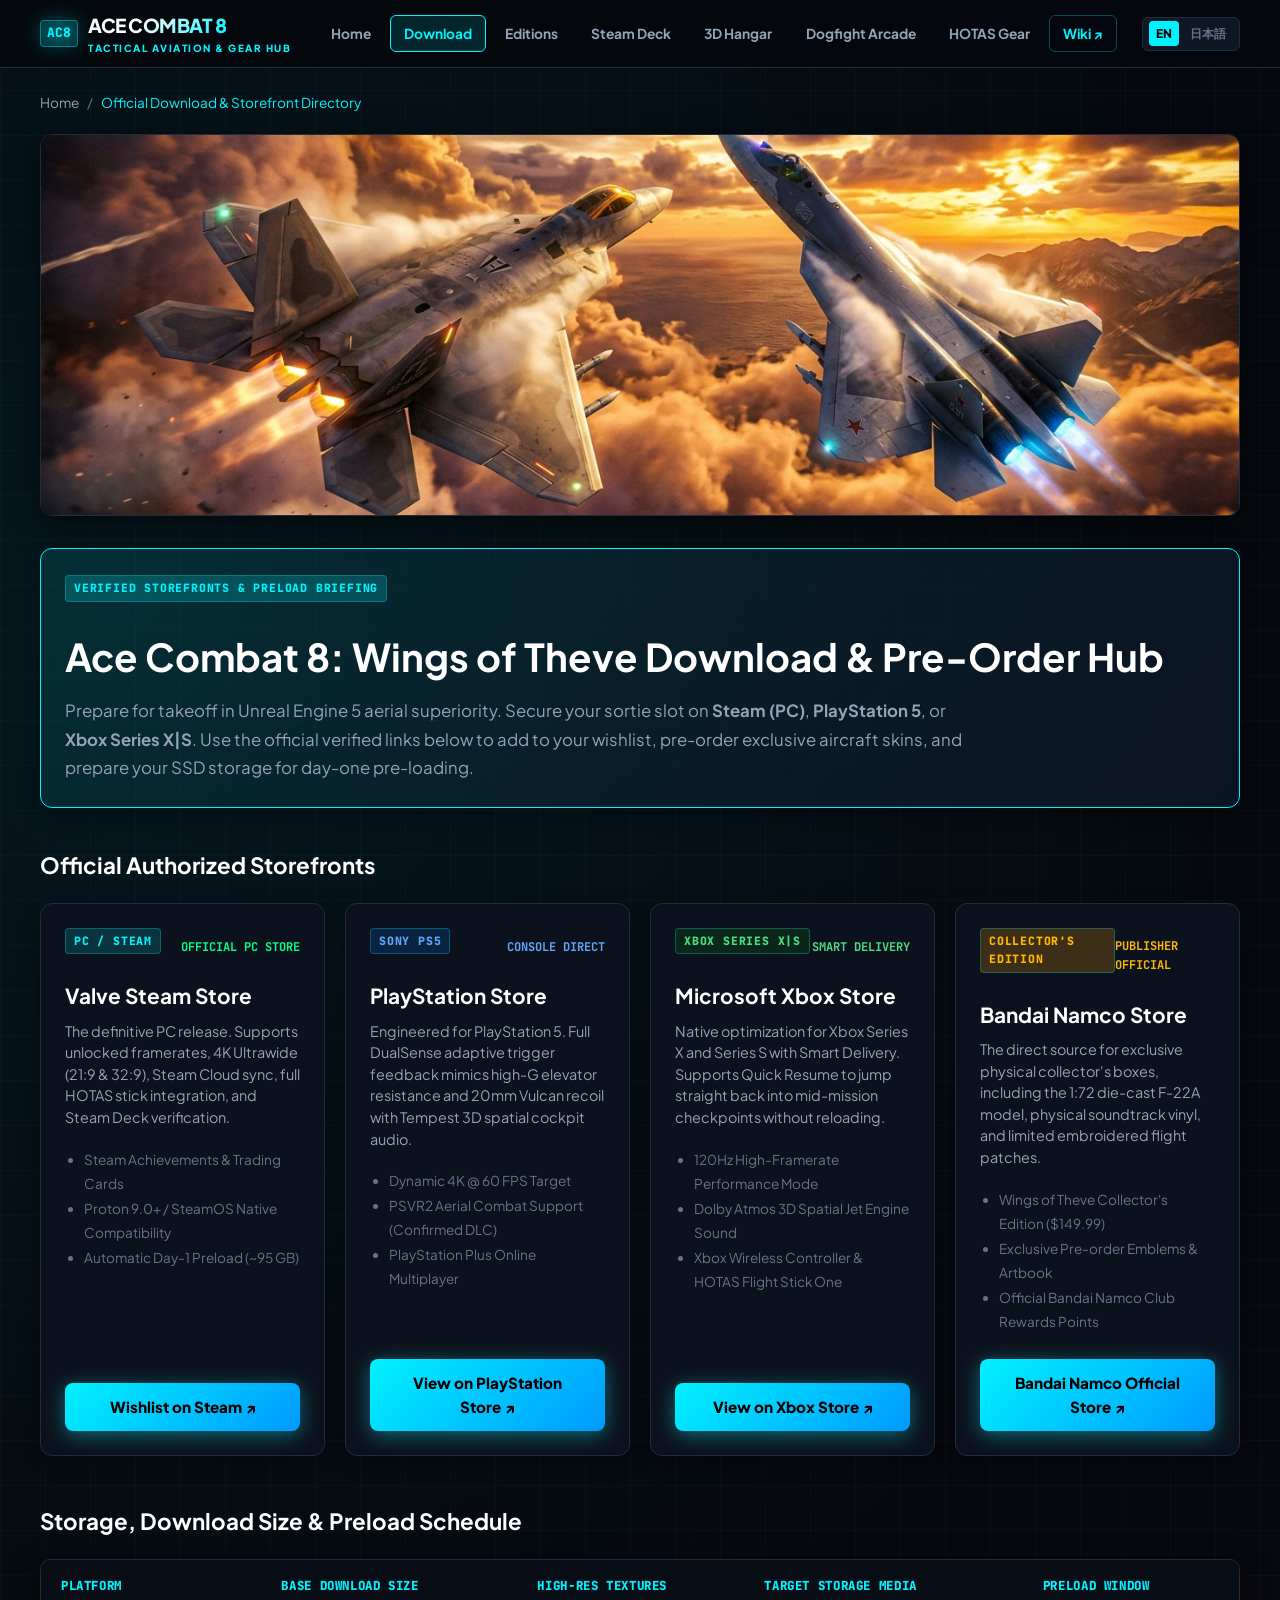
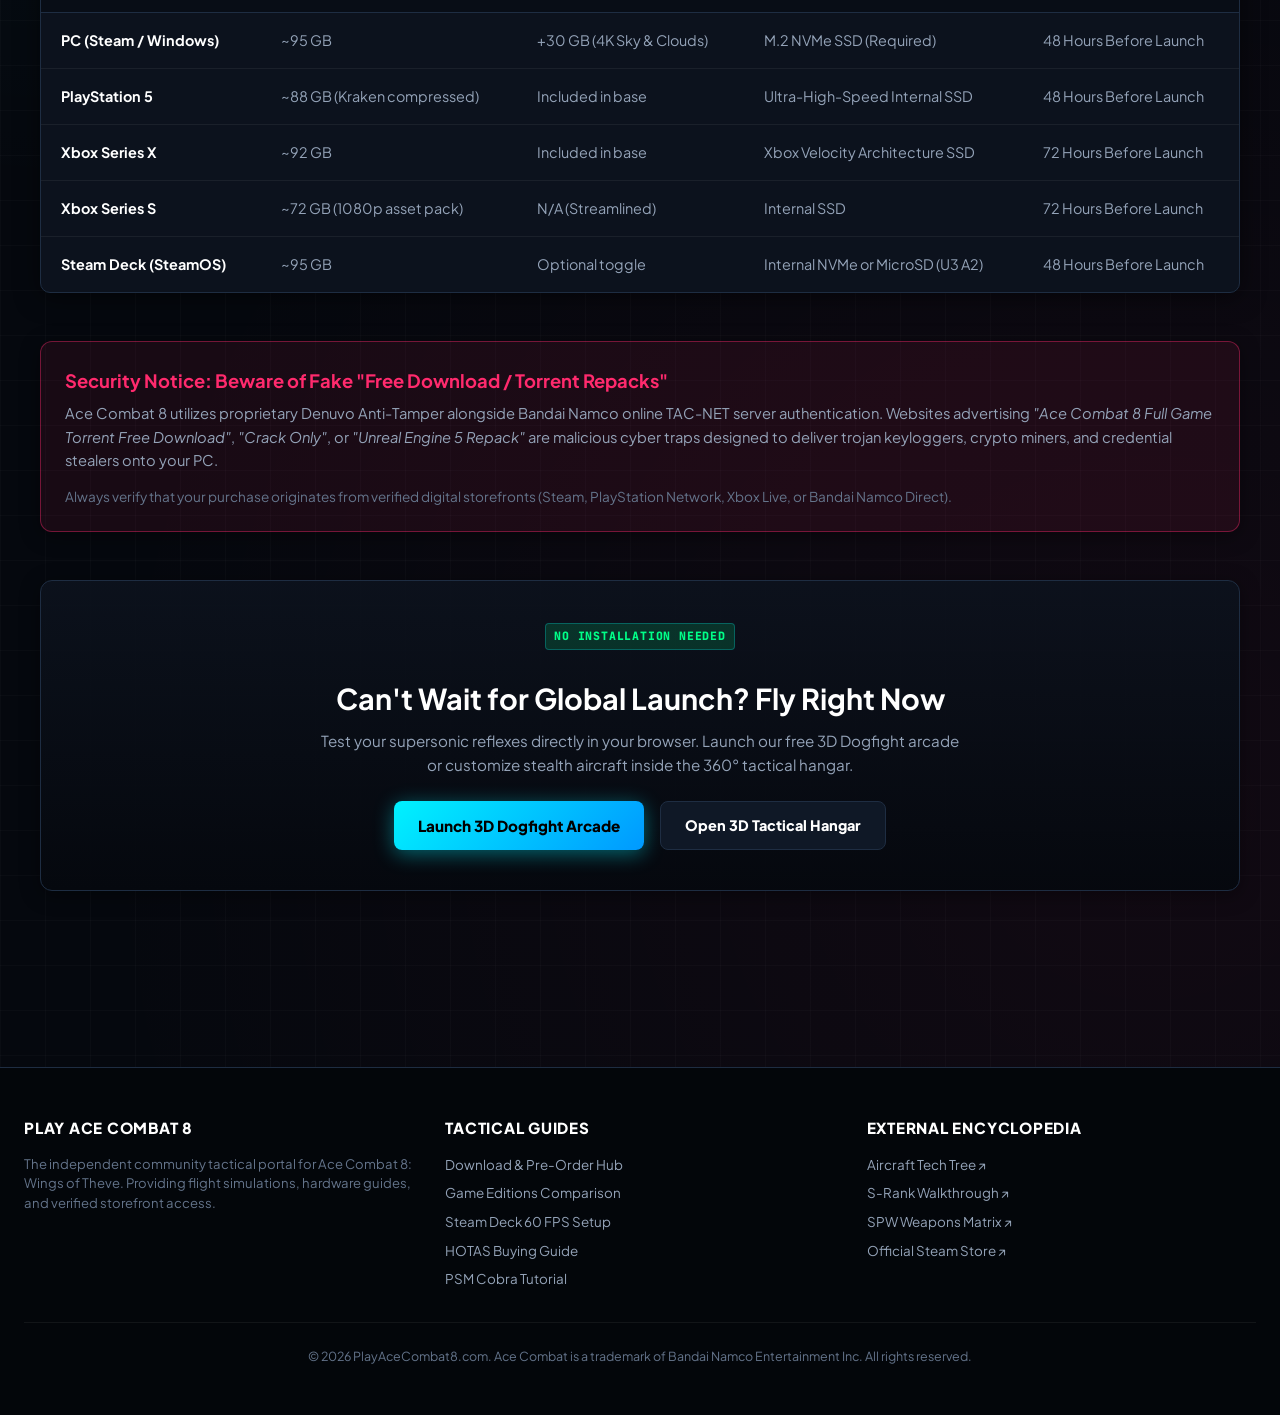
<file: download/index.html>
<!DOCTYPE html>
<html lang="en">
<head>
  <meta charset="UTF-8">
  <meta name="viewport" content="width=device-width, initial-scale=1.0">
  <title>Ace Combat 8 Download & Pre-Order Hub - Steam, PS5, Xbox Series X|S</title>
  <meta name="description" content="Official Ace Combat 8: Wings of Theve download and pre-order directory. Direct links to Steam Wishlist, PlayStation Store, Xbox Series X|S, Bandai Namco Store, and PC storage requirements.">
  <meta name="keywords" content="ace combat 8 download, ace combat 8 steam, ace combat 8 pc download, ace combat 8 pre order, ace combat 8 ps5, ace combat 8 xbox, bandai namco">

  <link rel="canonical" href="https://playacecombat8.com/download/">
  <link rel="alternate" hreflang="en" href="https://playacecombat8.com/download/">
  <link rel="alternate" hreflang="ja" href="https://playacecombat8.com/ja/">

  <!-- Open Graph -->
  <meta property="og:title" content="Ace Combat 8 Download & Pre-Order Hub - Steam, PS5, Xbox">
  <meta property="og:description" content="Verified links to official Ace Combat 8 storefronts on Steam, PlayStation Store, Xbox, and Bandai Namco. Download size, preload dates, and anti-scam advisories.">
  <meta property="og:type" content="article">
  <meta property="og:url" content="https://playacecombat8.com/download/">
  <meta property="og:image" content="https://playacecombat8.com/images/hero.jpg">

  <link rel="icon" href="data:image/svg+xml,<svg xmlns=%22http://www.w3.org/2000/svg%22 viewBox=%220 0 100 100%22><text y=%22.9em%22 font-size=%2290%22></text></svg>">

  <!-- Google Fonts -->
  <link rel="preconnect" href="https://fonts.googleapis.com">
  <link rel="preconnect" href="https://fonts.gstatic.com" crossorigin>
  <link href="https://fonts.googleapis.com/css2?family=JetBrains+Mono:wght@500;700;800&family=Plus+Jakarta+Sans:wght@400;600;700;800;900&display=swap" rel="stylesheet">

  <link rel="stylesheet" href="/style.css">

  <script type="application/ld+json">
  {
    "@context": "https://schema.org",
    "@graph": [
      {
        "@type": "BreadcrumbList",
        "itemListElement": [
          {
            "@type": "ListItem",
            "position": 1,
            "name": "Home",
            "item": "https://playacecombat8.com/"
          },
          {
            "@type": "ListItem",
            "position": 2,
            "name": "Download & Pre-Order",
            "item": "https://playacecombat8.com/download/"
          }
        ]
      },
      {
        "@type": "SoftwareApplication",
        "name": "Ace Combat 8: Wings of Theve",
        "operatingSystem": "Windows 11/10 64-bit, PlayStation 5, Xbox Series X|S",
        "applicationCategory": "GameApplication",
        "offers": {
          "@type": "Offer",
          "price": "69.99",
          "priceCurrency": "USD",
          "availability": "https://schema.org/PreOrder"
        },
        "publisher": {
          "@type": "Organization",
          "name": "Bandai Namco Entertainment"
        }
      },
      {
        "@type": "FAQPage",
        "mainEntity": [
          {
            "@type": "Question",
            "name": "Where can I safely download Ace Combat 8: Wings of Theve?",
            "acceptedAnswer": {
              "@type": "Answer",
              "text": "Ace Combat 8 is available exclusively through authorized official digital stores: Steam for PC, the PlayStation Store for PlayStation 5, the Xbox Store for Xbox Series X|S, and directly from Bandai Namco Entertainment. Never download from third-party torrent or repack sites."
            }
          },
          {
            "@type": "Question",
            "name": "What is the expected download file size for Ace Combat 8 on PC?",
            "acceptedAnswer": {
              "@type": "Answer",
              "text": "Ace Combat 8 requires approximately 95 GB of available storage on an NVMe SSD for the base game. An optional 4K ultra-high-resolution photogrammetric texture pack adds approximately 30 GB."
            }
          },
          {
            "@type": "Question",
            "name": "Will there be a pre-load period before global release?",
            "acceptedAnswer": {
              "@type": "Answer",
              "text": "Yes. Digital pre-orders on Steam, PlayStation 5, and Xbox Series X|S will have pre-loading enabled 48 hours prior to the official unlock time so players can launch instantly at launch."
            }
          }
        ]
      }
    ]
  }
  </script>
  <script defer src="/_site-analytics.js"></script>
</head>
<body>

  <!-- Header Bar -->
  <header class="site-header">
    <div class="header-content">
      <a href="/" class="brand-logo">
        <span class="brand-icon" style="font-family: var(--font-mono); font-weight: 900; font-size: 13px; background: rgba(0,242,254,0.12); border: 1px solid rgba(0,242,254,0.4); border-radius: 4px; padding: 2px 6px; color: var(--hud-cyan);">AC8</span>
        <div>
          <span class="brand-title">ACE COMBAT 8</span>
          <span class="brand-sub">TACTICAL AVIATION & GEAR HUB</span>
        </div>
      </a>

      <nav class="top-nav" id="siteNav">
        <a href="/" class="nav-link">Home</a>
        <a href="/download/" class="nav-link active">Download</a>
        <a href="/editions/" class="nav-link">Editions</a>
        <a href="/steam-deck/" class="nav-link">Steam Deck</a>
        <a href="/hangar/" class="nav-link">3D Hangar</a>
        <a href="/play-online/" class="nav-link">Dogfight Arcade</a>
        <a href="/hardware/" class="nav-link">HOTAS Gear</a>
        <a href="https://acecombat8.org/" target="_blank" rel="noopener" class="nav-link" style="color: var(--hud-cyan); border-color: rgba(0,242,254,0.3);">Wiki ↗</a>
      </nav>

      <div class="header-right">
        <div class="lang-switch">
          <a href="/download/" class="lang-btn active">EN</a>
          <a href="/ja/" class="lang-btn">日本語</a>
        </div>
        <button class="mobile-menu-toggle" id="menuToggle" aria-label="Toggle Menu">☰</button>
      </div>
    </div>
  </header>

  <!-- Main Content -->
  <main class="main-content">
    <div class="breadcrumbs">
      <a href="/">Home</a> <span>/</span> <span style="color: var(--hud-cyan);">Official Download & Storefront Directory</span>
    </div>

    <!-- Hero Visual Banner -->
    <div class="inner-hero-banner">
      <img src="/images/dogfight.jpg" alt="Ace Combat 8 Aerial Combat Pre-Order Briefing" width="1240" height="600">
    </div>

    <!-- Hero Card -->
    <div class="gear-card" style="background: linear-gradient(135deg, rgba(0, 242, 254, 0.1), rgba(12, 20, 36, 0.95)); border-color: var(--hud-cyan); margin-bottom: 2.5rem;">
      <span class="spec-tag" style="background: rgba(0, 242, 254, 0.2); color: var(--hud-cyan); font-weight: 800;">VERIFIED STOREFRONTS & PRELOAD BRIEFING</span>
      <h1 style="font-size: clamp(1.6rem, 3.5vw, 2.4rem); margin: 0.8rem 0 0.6rem; color: #fff;">
        Ace Combat 8: Wings of Theve Download & Pre-Order Hub
      </h1>
      <p style="color: var(--text-muted); font-size: 1.05rem; line-height: 1.7; max-width: 900px;">
        Prepare for takeoff in Unreal Engine 5 aerial superiority. Secure your sortie slot on <strong>Steam (PC)</strong>, <strong>PlayStation 5</strong>, or <strong>Xbox Series X|S</strong>. Use the official verified links below to add to your wishlist, pre-order exclusive aircraft skins, and prepare your SSD storage for day-one pre-loading.
      </p>
    </div>

    <!-- Official Storefronts Grid -->
    <section style="margin-bottom: 3rem;">
      <h2 style="font-size: 1.4rem; color: #fff; margin-bottom: 1.2rem; display: flex; align-items: center; gap: 0.5rem;">
        Official Authorized Storefronts
      </h2>

      <div class="specs-grid" style="grid-template-columns: repeat(auto-fit, minmax(280px, 1fr));">
        
        <!-- Steam -->
        <div class="gear-card" style="display: flex; flex-direction: column; justify-content: space-between;">
          <div>
            <div style="display: flex; justify-content: space-between; align-items: center; margin-bottom: 0.8rem;">
              <span class="spec-tag" style="background: rgba(0,242,254,0.15); color: #00f2fe;">PC / STEAM</span>
              <span style="font-size: 0.75rem; color: var(--hud-green); font-weight: 700; font-family: var(--font-mono);">OFFICIAL PC STORE</span>
            </div>
            <h3 style="color: #fff; font-size: 1.3rem; margin-bottom: 0.5rem;">Valve Steam Store</h3>
            <p style="color: var(--text-muted); font-size: 0.9rem; line-height: 1.5; margin-bottom: 1.2rem;">
              The definitive PC release. Supports unlocked framerates, 4K Ultrawide (21:9 & 32:9), Steam Cloud sync, full HOTAS stick integration, and Steam Deck verification.
            </p>
            <ul style="color: var(--text-dim); font-size: 0.85rem; line-height: 1.8; margin-bottom: 1.5rem; padding-left: 1.2rem;">
              <li>Steam Achievements & Trading Cards</li>
              <li>Proton 9.0+ / SteamOS Native Compatibility</li>
              <li>Automatic Day-1 Preload (~95 GB)</li>
            </ul>
          </div>
          <div>
            <a href="https://store.steampowered.com/search/?term=Ace+Combat" target="_blank" rel="noopener noreferrer" class="btn-primary" style="display: block; text-align: center; text-decoration: none; width: 100%; box-sizing: border-box;">
              Wishlist on Steam ↗
            </a>
          </div>
        </div>

        <!-- PlayStation Store -->
        <div class="gear-card" style="display: flex; flex-direction: column; justify-content: space-between;">
          <div>
            <div style="display: flex; justify-content: space-between; align-items: center; margin-bottom: 0.8rem;">
              <span class="spec-tag" style="background: rgba(0,112,209,0.2); color: #60a5fa;">SONY PS5</span>
              <span style="font-size: 0.75rem; color: #60a5fa; font-weight: 700; font-family: var(--font-mono);">CONSOLE DIRECT</span>
            </div>
            <h3 style="color: #fff; font-size: 1.3rem; margin-bottom: 0.5rem;">PlayStation Store</h3>
            <p style="color: var(--text-muted); font-size: 0.9rem; line-height: 1.5; margin-bottom: 1.2rem;">
              Engineered for PlayStation 5. Full DualSense adaptive trigger feedback mimics high-G elevator resistance and 20mm Vulcan recoil with Tempest 3D spatial cockpit audio.
            </p>
            <ul style="color: var(--text-dim); font-size: 0.85rem; line-height: 1.8; margin-bottom: 1.5rem; padding-left: 1.2rem;">
              <li>Dynamic 4K @ 60 FPS Target</li>
              <li>PSVR2 Aerial Combat Support (Confirmed DLC)</li>
              <li>PlayStation Plus Online Multiplayer</li>
            </ul>
          </div>
          <div>
            <a href="https://store.playstation.com/search/ace%20combat" target="_blank" rel="noopener noreferrer" class="btn-primary" style="display: block; text-align: center; text-decoration: none; width: 100%; box-sizing: border-box;">
              View on PlayStation Store ↗
            </a>
          </div>
        </div>

        <!-- Xbox Store -->
        <div class="gear-card" style="display: flex; flex-direction: column; justify-content: space-between;">
          <div>
            <div style="display: flex; justify-content: space-between; align-items: center; margin-bottom: 0.8rem;">
              <span class="spec-tag" style="background: rgba(16,124,16,0.2); color: #4ade80;">XBOX SERIES X|S</span>
              <span style="font-size: 0.75rem; color: #4ade80; font-weight: 700; font-family: var(--font-mono);">SMART DELIVERY</span>
            </div>
            <h3 style="color: #fff; font-size: 1.3rem; margin-bottom: 0.5rem;">Microsoft Xbox Store</h3>
            <p style="color: var(--text-muted); font-size: 0.9rem; line-height: 1.5; margin-bottom: 1.2rem;">
              Native optimization for Xbox Series X and Series S with Smart Delivery. Supports Quick Resume to jump straight back into mid-mission checkpoints without reloading.
            </p>
            <ul style="color: var(--text-dim); font-size: 0.85rem; line-height: 1.8; margin-bottom: 1.5rem; padding-left: 1.2rem;">
              <li>120Hz High-Framerate Performance Mode</li>
              <li>Dolby Atmos 3D Spatial Jet Engine Sound</li>
              <li>Xbox Wireless Controller & HOTAS Flight Stick One</li>
            </ul>
          </div>
          <div>
            <a href="https://www.xbox.com/games/store/search?q=ace+combat" target="_blank" rel="noopener noreferrer" class="btn-primary" style="display: block; text-align: center; text-decoration: none; width: 100%; box-sizing: border-box;">
              View on Xbox Store ↗
            </a>
          </div>
        </div>

        <!-- Bandai Namco Official Store -->
        <div class="gear-card" style="display: flex; flex-direction: column; justify-content: space-between;">
          <div>
            <div style="display: flex; justify-content: space-between; align-items: center; margin-bottom: 0.8rem;">
              <span class="spec-tag" style="background: rgba(255,158,0,0.2); color: #ffb703;">COLLECTOR'S EDITION</span>
              <span style="font-size: 0.75rem; color: #ffb703; font-weight: 700; font-family: var(--font-mono);">PUBLISHER OFFICIAL</span>
            </div>
            <h3 style="color: #fff; font-size: 1.3rem; margin-bottom: 0.5rem;">Bandai Namco Store</h3>
            <p style="color: var(--text-muted); font-size: 0.9rem; line-height: 1.5; margin-bottom: 1.2rem;">
              The direct source for exclusive physical collector's boxes, including the 1:72 die-cast F-22A model, physical soundtrack vinyl, and limited embroidered flight patches.
            </p>
            <ul style="color: var(--text-dim); font-size: 0.85rem; line-height: 1.8; margin-bottom: 1.5rem; padding-left: 1.2rem;">
              <li>Wings of Theve Collector's Edition ($149.99)</li>
              <li>Exclusive Pre-order Emblems & Artbook</li>
              <li>Official Bandai Namco Club Rewards Points</li>
            </ul>
          </div>
          <div>
            <a href="https://store.bandainamcoent.com/games/brands/ace-combat/" target="_blank" rel="noopener noreferrer" class="btn-primary" style="display: block; text-align: center; text-decoration: none; width: 100%; box-sizing: border-box;">
              Bandai Namco Official Store ↗
            </a>
          </div>
        </div>

      </div>
    </section>

    <!-- Download & Technical Storage Specs Table -->
    <section style="margin-bottom: 3rem;">
      <h2 style="font-size: 1.4rem; color: #fff; margin-bottom: 1.2rem; display: flex; align-items: center; gap: 0.5rem;">
        Storage, Download Size & Preload Schedule
      </h2>

      <div class="table-container">
        <table class="specs-table">
          <thead>
            <tr>
              <th>Platform</th>
              <th>Base Download Size</th>
              <th>High-Res Textures</th>
              <th>Target Storage Media</th>
              <th>Preload Window</th>
            </tr>
          </thead>
          <tbody>
            <tr>
              <td><strong>PC (Steam / Windows)</strong></td>
              <td>~95 GB</td>
              <td>+30 GB (4K Sky & Clouds)</td>
              <td>M.2 NVMe SSD (Required)</td>
              <td>48 Hours Before Launch</td>
            </tr>
            <tr>
              <td><strong>PlayStation 5</strong></td>
              <td>~88 GB (Kraken compressed)</td>
              <td>Included in base</td>
              <td>Ultra-High-Speed Internal SSD</td>
              <td>48 Hours Before Launch</td>
            </tr>
            <tr>
              <td><strong>Xbox Series X</strong></td>
              <td>~92 GB</td>
              <td>Included in base</td>
              <td>Xbox Velocity Architecture SSD</td>
              <td>72 Hours Before Launch</td>
            </tr>
            <tr>
              <td><strong>Xbox Series S</strong></td>
              <td>~72 GB (1080p asset pack)</td>
              <td>N/A (Streamlined)</td>
              <td>Internal SSD</td>
              <td>72 Hours Before Launch</td>
            </tr>
            <tr>
              <td><strong>Steam Deck (SteamOS)</strong></td>
              <td>~95 GB</td>
              <td>Optional toggle</td>
              <td>Internal NVMe or MicroSD (U3 A2)</td>
              <td>48 Hours Before Launch</td>
            </tr>
          </tbody>
        </table>
      </div>
    </section>

    <!-- Anti-Piracy / Security Advisory Warning (EEAT & Trust) -->
    <section class="gear-card" style="background: rgba(255, 42, 109, 0.08); border-color: rgba(255, 42, 109, 0.4); margin-bottom: 3rem;">
      <div>
        <h3 style="color: #ff2a6d; font-size: 1.15rem; margin-bottom: 0.4rem;">
          Security Notice: Beware of Fake "Free Download / Torrent Repacks"
        </h3>
          <p style="color: var(--text-muted); font-size: 0.92rem; line-height: 1.6; margin-bottom: 0.8rem;">
            Ace Combat 8 utilizes proprietary Denuvo Anti-Tamper alongside Bandai Namco online TAC-NET server authentication. Websites advertising <em>"Ace Combat 8 Full Game Torrent Free Download"</em>, <em>"Crack Only"</em>, or <em>"Unreal Engine 5 Repack"</em> are malicious cyber traps designed to deliver trojan keyloggers, crypto miners, and credential stealers onto your PC.
          </p>
          <p style="color: var(--text-dim); font-size: 0.85rem;">
            Always verify that your purchase originates from verified digital storefronts (Steam, PlayStation Network, Xbox Live, or Bandai Namco Direct).
          </p>
        </div>
    </section>

    <!-- Browser Play Alternative -->
    <section class="gear-card" style="text-align: center; padding: 2.5rem 1.5rem; margin-bottom: 3rem; background: linear-gradient(180deg, rgba(12, 18, 29, 0.9) 0%, rgba(5, 8, 14, 0.95) 100%);">
      <span class="spec-tag" style="background: rgba(0,255,136,0.15); color: var(--hud-green);">NO INSTALLATION NEEDED</span>
      <h2 style="font-size: 1.8rem; color: #fff; margin: 0.8rem 0 0.5rem;">
        Can't Wait for Global Launch? Fly Right Now
      </h2>
      <p style="color: var(--text-muted); max-width: 650px; margin: 0 auto 1.5rem; font-size: 0.95rem;">
        Test your supersonic reflexes directly in your browser. Launch our free 3D Dogfight arcade or customize stealth aircraft inside the 360° tactical hangar.
      </p>
      <div style="display: flex; justify-content: center; gap: 1rem; flex-wrap: wrap;">
        <a href="/play-online/" class="btn-primary" style="padding: 0.75rem 1.5rem;">
          Launch 3D Dogfight Arcade
        </a>
        <a href="/hangar/" class="btn-secondary" style="padding: 0.75rem 1.5rem;">
          Open 3D Tactical Hangar
        </a>
      </div>
    </section>

  </main>

  <!-- Site Footer -->
  <footer class="site-footer">
    <div class="footer-container">
      <div class="footer-col">
        <h4 style="color: #fff; margin-bottom: 0.8rem; font-size: 0.95rem;">PLAY ACE COMBAT 8</h4>
        <p style="color: var(--text-dim); font-size: 0.82rem; line-height: 1.5;">
          The independent community tactical portal for Ace Combat 8: Wings of Theve. Providing flight simulations, hardware guides, and verified storefront access.
        </p>
      </div>
      <div class="footer-col">
        <h4 style="color: #fff; margin-bottom: 0.8rem; font-size: 0.95rem;">TACTICAL GUIDES</h4>
        <div class="footer-links">
          <a href="/download/">Download & Pre-Order Hub</a>
          <a href="/editions/">Game Editions Comparison</a>
          <a href="/steam-deck/">Steam Deck 60 FPS Setup</a>
          <a href="/hardware/">HOTAS Buying Guide</a>
          <a href="/psm-guide/">PSM Cobra Tutorial</a>
        </div>
      </div>
      <div class="footer-col">
        <h4 style="color: #fff; margin-bottom: 0.8rem; font-size: 0.95rem;">EXTERNAL ENCYCLOPEDIA</h4>
        <div class="footer-links">
          <a href="https://acecombat8.org/aircraft/" target="_blank" rel="noopener">Aircraft Tech Tree ↗</a>
          <a href="https://acecombat8.org/missions/" target="_blank" rel="noopener">S-Rank Walkthrough ↗</a>
          <a href="https://acecombat8.org/weapons/" target="_blank" rel="noopener">SPW Weapons Matrix ↗</a>
          <a href="https://store.steampowered.com/search/?term=Ace+Combat" target="_blank" rel="noopener">Official Steam Store ↗</a>
        </div>
      </div>
    </div>
    <div class="footer-bottom">
      &copy; 2026 PlayAceCombat8.com. Ace Combat is a trademark of Bandai Namco Entertainment Inc. All rights reserved.
    </div>
  </footer>

  <script>
    document.getElementById('menuToggle')?.addEventListener('click', function() {
      document.getElementById('siteNav')?.classList.toggle('active');
    });
  </script>
</body>
</html>
</file>
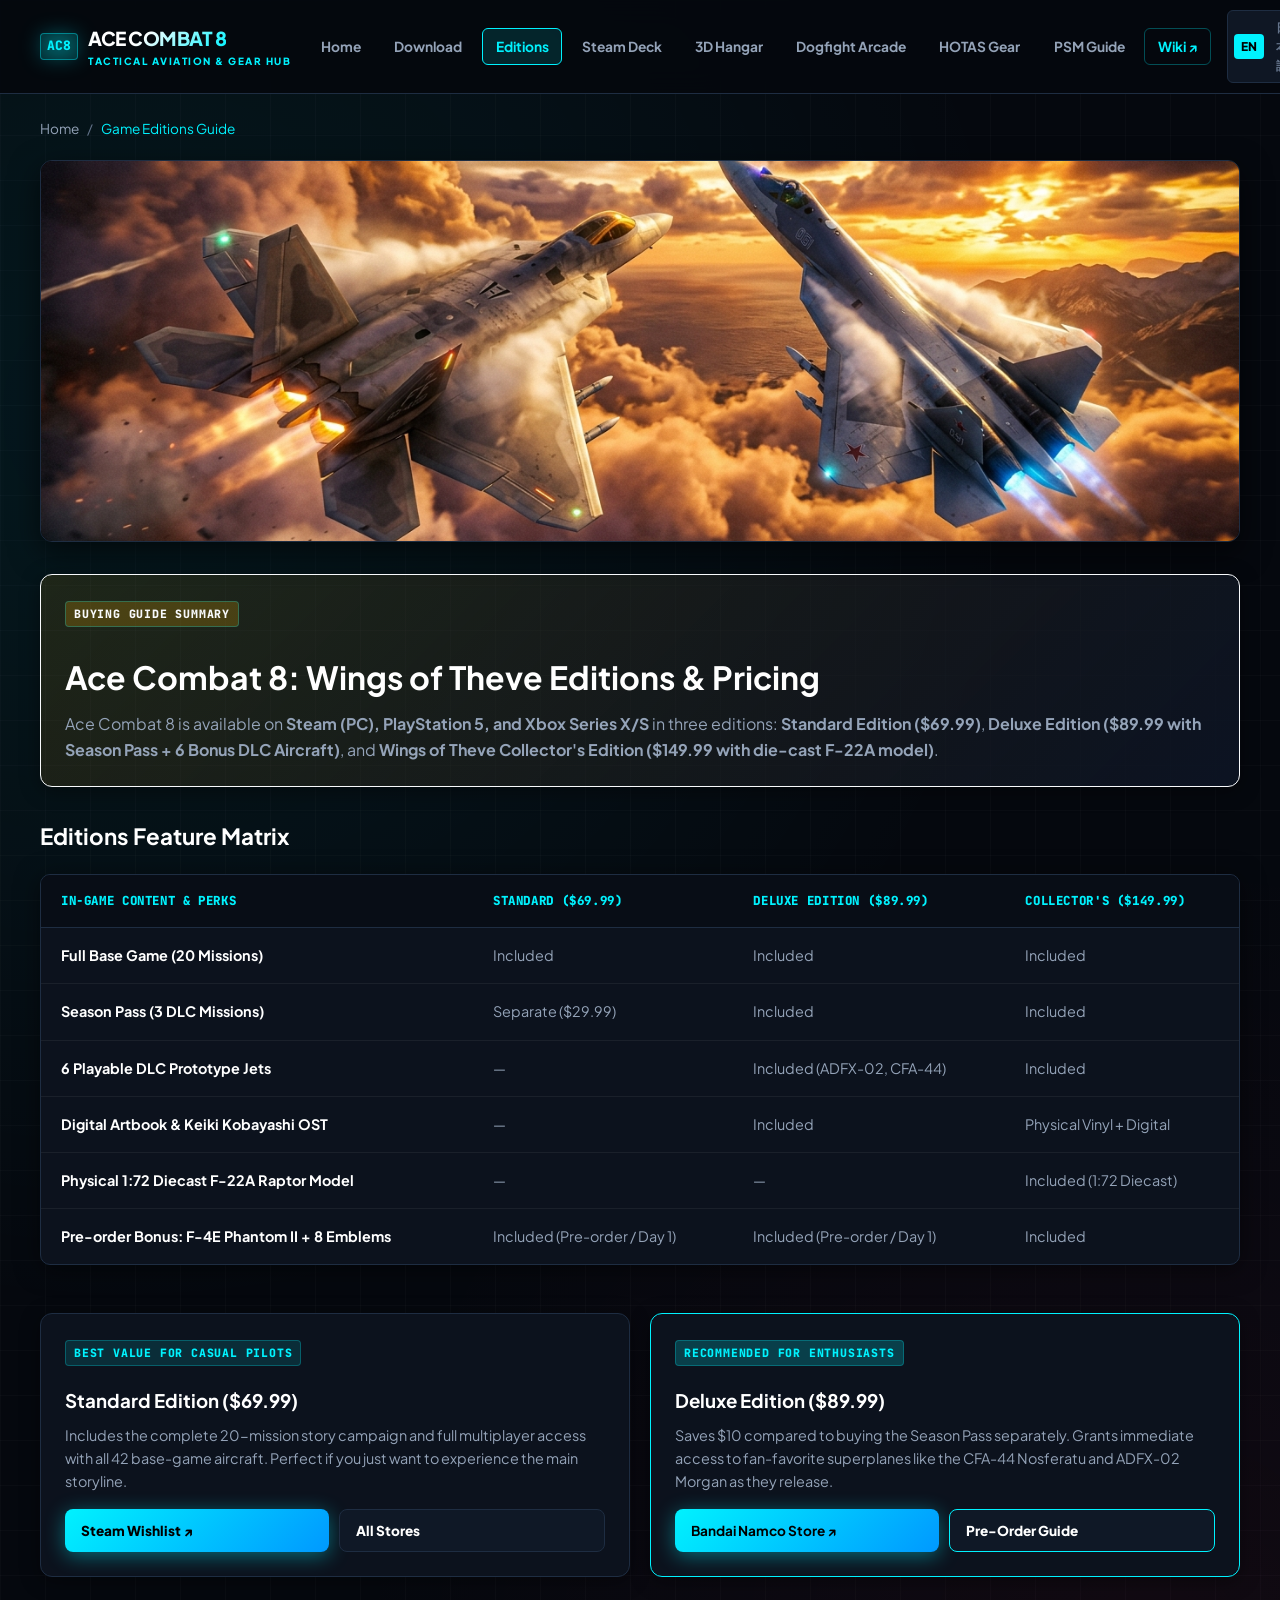
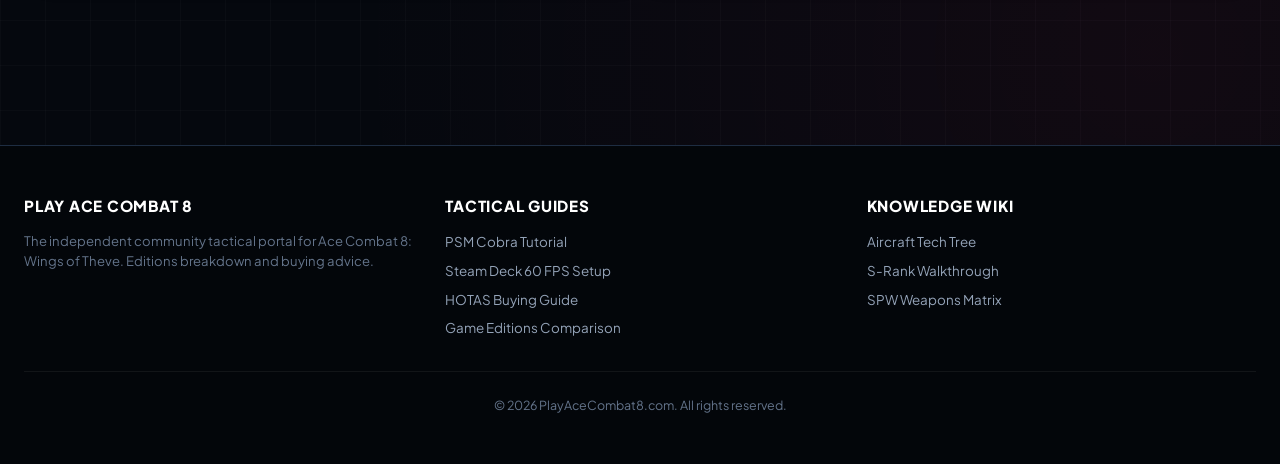
<file: editions/index.html>
<!DOCTYPE html>
<html lang="en">
<head>
  <meta charset="UTF-8">
  <meta name="viewport" content="width=device-width, initial-scale=1.0">
  <title>Ace Combat 8 Editions Comparison | Standard vs Deluxe vs Collector's</title>
  <meta name="description" content="Compare all Ace Combat 8: Wings of Theve editions. Standard ($69.99), Deluxe ($89.99), and Collector's Edition ($149.99). Discover Season Pass details and pre-order bonuses.">
  <meta name="keywords" content="ace combat 8 deluxe edition, ace combat 8 price, ace combat 8 collectors edition, ace combat 8 pre order bonus, ace combat 8 season pass, ace combat 8 platforms">

  <link rel="canonical" href="https://playacecombat8.com/editions/">
  <link rel="alternate" hreflang="en" href="https://playacecombat8.com/editions/">

  <meta property="og:title" content="Ace Combat 8: Standard vs Deluxe vs Collector's Edition Comparison">
  <meta property="og:description" content="Which version of Ace Combat 8 should you buy? Full breakdown of DLC planes, Season Pass, physical items, and pre-order skins.">
  <meta property="og:type" content="article">
  <meta property="og:url" content="https://playacecombat8.com/editions/">
  <meta property="og:image" content="https://playacecombat8.com/images/hero.jpg">

  <link rel="icon" href="data:image/svg+xml,<svg xmlns=%22http://www.w3.org/2000/svg%22 viewBox=%220 0 100 100%22><text y=%22.9em%22 font-size=%2290%22></text></svg>">
  <link rel="preconnect" href="https://fonts.googleapis.com">
  <link rel="preconnect" href="https://fonts.gstatic.com" crossorigin>
  <link href="https://fonts.googleapis.com/css2?family=JetBrains+Mono:wght@500;700;800&family=Plus+Jakarta+Sans:wght@400;600;700;800;900&display=swap" rel="stylesheet">
  <link rel="stylesheet" href="/style.css">
  <script defer src="/_site-analytics.js"></script>
</head>
<body>

  <header class="site-header">
    <div class="header-content">
      <a href="/" class="brand-logo">
        <span class="brand-icon" style="font-family: var(--font-mono); font-weight: 900; font-size: 13px; background: rgba(0,242,254,0.12); border: 1px solid rgba(0,242,254,0.4); border-radius: 4px; padding: 2px 6px; color: var(--hud-cyan);">AC8</span>
        <div>
          <span class="brand-title">ACE COMBAT 8</span>
          <span class="brand-sub">TACTICAL AVIATION & GEAR HUB</span>
        </div>
      </a>

      <nav class="top-nav" id="siteNav">
        <a href="/" class="nav-link">Home</a>
        <a href="/download/" class="nav-link">Download</a>
        <a href="/editions/" class="nav-link active">Editions</a>
        <a href="/steam-deck/" class="nav-link">Steam Deck</a>
        <a href="/hangar/" class="nav-link">3D Hangar</a>
        <a href="/play-online/" class="nav-link">Dogfight Arcade</a>
        <a href="/hardware/" class="nav-link">HOTAS Gear</a>
        <a href="/psm-guide/" class="nav-link">PSM Guide</a>
        <a href="https://acecombat8.org/" target="_blank" rel="noopener" class="nav-link" style="color: var(--hud-cyan); border-color: rgba(0,242,254,0.3);">Wiki ↗</a>
      </nav>

      <div class="header-right">
        <div class="lang-switch">
          <a href="/editions/" class="lang-btn active">EN</a>
          <a href="/ja/" class="lang-btn">日本語</a>
        </div>
        <button class="mobile-menu-toggle" id="menuToggle" aria-label="Toggle Menu">☰</button>
      </div>
    </div>
  </header>

  <main class="main-content">
    <div class="breadcrumbs">
      <a href="/">Home</a> <span>/</span> <span style="color: var(--hud-cyan);">Game Editions Guide</span>
    </div>

    <!-- Visual Banner -->
    <div class="inner-hero-banner">
      <img src="/images/dogfight.jpg" alt="Ace Combat 8 Editions and Content Showcase" width="1240" height="600">
    </div>

    <!-- Direct Answer Block for AI Overview / GEO -->
    <div class="gear-card" style="background: linear-gradient(135deg, rgba(255, 183, 3, 0.1), rgba(12, 20, 36, 0.9)); border-color: var(--hud-amber); margin-bottom: 2rem;">
      <span class="spec-tag" style="background: rgba(255,183,3,0.2); color: var(--hud-amber); font-weight: 800;">BUYING GUIDE SUMMARY</span>
      <h1 style="font-size: clamp(1.4rem, 3vw, 2rem); margin: 0.8rem 0 0.5rem; color: #fff;">
        Ace Combat 8: Wings of Theve Editions & Pricing
      </h1>
      <p style="color: var(--text-muted); font-size: 1rem; line-height: 1.6;">
        Ace Combat 8 is available on <strong>Steam (PC), PlayStation 5, and Xbox Series X/S</strong> in three editions: <strong>Standard Edition ($69.99)</strong>, <strong>Deluxe Edition ($89.99 with Season Pass + 6 Bonus DLC Aircraft)</strong>, and <strong>Wings of Theve Collector's Edition ($149.99 with die-cast F-22A model)</strong>.
      </p>
    </div>

    <!-- Editions Comparison Table -->
    <section style="margin-bottom: 3rem;">
      <h2 style="font-size: 1.4rem; color: #fff; margin-bottom: 1.2rem; display: flex; align-items: center; gap: 0.5rem;">
        Editions Feature Matrix
      </h2>

      <div class="table-container">
        <table class="specs-table">
          <thead>
            <tr>
              <th>In-Game Content & Perks</th>
              <th>Standard ($69.99)</th>
              <th>Deluxe Edition ($89.99)</th>
              <th>Collector's ($149.99)</th>
            </tr>
          </thead>
          <tbody>
            <tr>
              <td><strong>Full Base Game (20 Missions)</strong></td>
              <td>Included</td>
              <td>Included</td>
              <td>Included</td>
            </tr>
            <tr>
              <td><strong>Season Pass (3 DLC Missions)</strong></td>
              <td>Separate ($29.99)</td>
              <td>Included</td>
              <td>Included</td>
            </tr>
            <tr>
              <td><strong>6 Playable DLC Prototype Jets</strong></td>
              <td>—</td>
              <td>Included (ADFX-02, CFA-44)</td>
              <td>Included</td>
            </tr>
            <tr>
              <td><strong>Digital Artbook & Keiki Kobayashi OST</strong></td>
              <td>—</td>
              <td>Included</td>
              <td>Physical Vinyl + Digital</td>
            </tr>
            <tr>
              <td><strong>Physical 1:72 Diecast F-22A Raptor Model</strong></td>
              <td>—</td>
              <td>—</td>
              <td>Included (1:72 Diecast)</td>
            </tr>
            <tr>
              <td><strong>Pre-order Bonus: F-4E Phantom II + 8 Emblems</strong></td>
              <td>Included (Pre-order / Day 1)</td>
              <td>Included (Pre-order / Day 1)</td>
              <td>Included</td>
            </tr>
          </tbody>
        </table>
      </div>
    </section>

    <!-- Value Verdict Recommendation -->
    <div class="specs-grid">
      <div class="gear-card">
        <span class="spec-tag">BEST VALUE FOR CASUAL PILOTS</span>
        <h3 style="color: #fff; margin: 0.5rem 0;">Standard Edition ($69.99)</h3>
        <p style="color: var(--text-muted); font-size: 0.9rem; margin-bottom: 1rem;">
          Includes the complete 20-mission story campaign and full multiplayer access with all 42 base-game aircraft. Perfect if you just want to experience the main storyline.
        </p>
        <div style="display: flex; gap: 0.6rem; flex-wrap: wrap;">
          <a href="https://store.steampowered.com/search/?term=Ace+Combat" target="_blank" rel="noopener" class="btn-primary" style="flex: 1; text-align: center; text-decoration: none; padding: 0.6rem 1rem; font-size: 0.85rem;">
            Steam Wishlist ↗
          </a>
          <a href="/download/" class="btn-secondary" style="flex: 1; text-align: center; text-decoration: none; padding: 0.6rem 1rem; font-size: 0.85rem;">
            All Stores
          </a>
        </div>
      </div>

      <div class="gear-card" style="border-color: var(--hud-cyan);">
        <span class="spec-tag" style="background: rgba(0,242,254,0.2); color: var(--hud-cyan);">RECOMMENDED FOR ENTHUSIASTS</span>
        <h3 style="color: #fff; margin: 0.5rem 0;">Deluxe Edition ($89.99)</h3>
        <p style="color: var(--text-muted); font-size: 0.9rem; margin-bottom: 1rem;">
          Saves $10 compared to buying the Season Pass separately. Grants immediate access to fan-favorite superplanes like the CFA-44 Nosferatu and ADFX-02 Morgan as they release.
        </p>
        <div style="display: flex; gap: 0.6rem; flex-wrap: wrap;">
          <a href="https://store.bandainamcoent.com/games/brands/ace-combat/" target="_blank" rel="noopener" class="btn-primary" style="flex: 1; text-align: center; text-decoration: none; padding: 0.6rem 1rem; font-size: 0.85rem; background: linear-gradient(135deg, #00f2fe, #0099ff); color: #000; font-weight: 700;">
            Bandai Namco Store ↗
          </a>
          <a href="/download/" class="btn-secondary" style="flex: 1; text-align: center; text-decoration: none; padding: 0.6rem 1rem; font-size: 0.85rem; border-color: var(--hud-cyan);">
            Pre-Order Guide
          </a>
        </div>
      </div>
    </div>
  </main>

  <footer class="site-footer">
    <div class="footer-container">
      <div class="footer-col">
        <h4 style="color: #fff; margin-bottom: 0.8rem; font-size: 0.95rem;">PLAY ACE COMBAT 8</h4>
        <p style="color: var(--text-dim); font-size: 0.82rem; line-height: 1.5;">
          The independent community tactical portal for Ace Combat 8: Wings of Theve. Editions breakdown and buying advice.
        </p>
      </div>
      <div class="footer-col">
        <h4 style="color: #fff; margin-bottom: 0.8rem; font-size: 0.95rem;">TACTICAL GUIDES</h4>
        <div class="footer-links">
          <a href="/psm-guide/">PSM Cobra Tutorial</a>
          <a href="/steam-deck/">Steam Deck 60 FPS Setup</a>
          <a href="/hardware/">HOTAS Buying Guide</a>
          <a href="/editions/">Game Editions Comparison</a>
        </div>
      </div>
      <div class="footer-col">
        <h4 style="color: #fff; margin-bottom: 0.8rem; font-size: 0.95rem;">KNOWLEDGE WIKI</h4>
        <div class="footer-links">
          <a href="https://acecombat8.org/aircraft/" target="_blank" rel="noopener">Aircraft Tech Tree</a>
          <a href="https://acecombat8.org/missions/" target="_blank" rel="noopener">S-Rank Walkthrough</a>
          <a href="https://acecombat8.org/weapons/" target="_blank" rel="noopener">SPW Weapons Matrix</a>
        </div>
      </div>
    </div>
    <div class="footer-bottom">
      &copy; 2026 PlayAceCombat8.com. All rights reserved.
    </div>
  </footer>

  <script>
    document.getElementById('menuToggle')?.addEventListener('click', function() {
      document.getElementById('siteNav')?.classList.toggle('active');
    });
  </script>
</body>
</html>
</file>
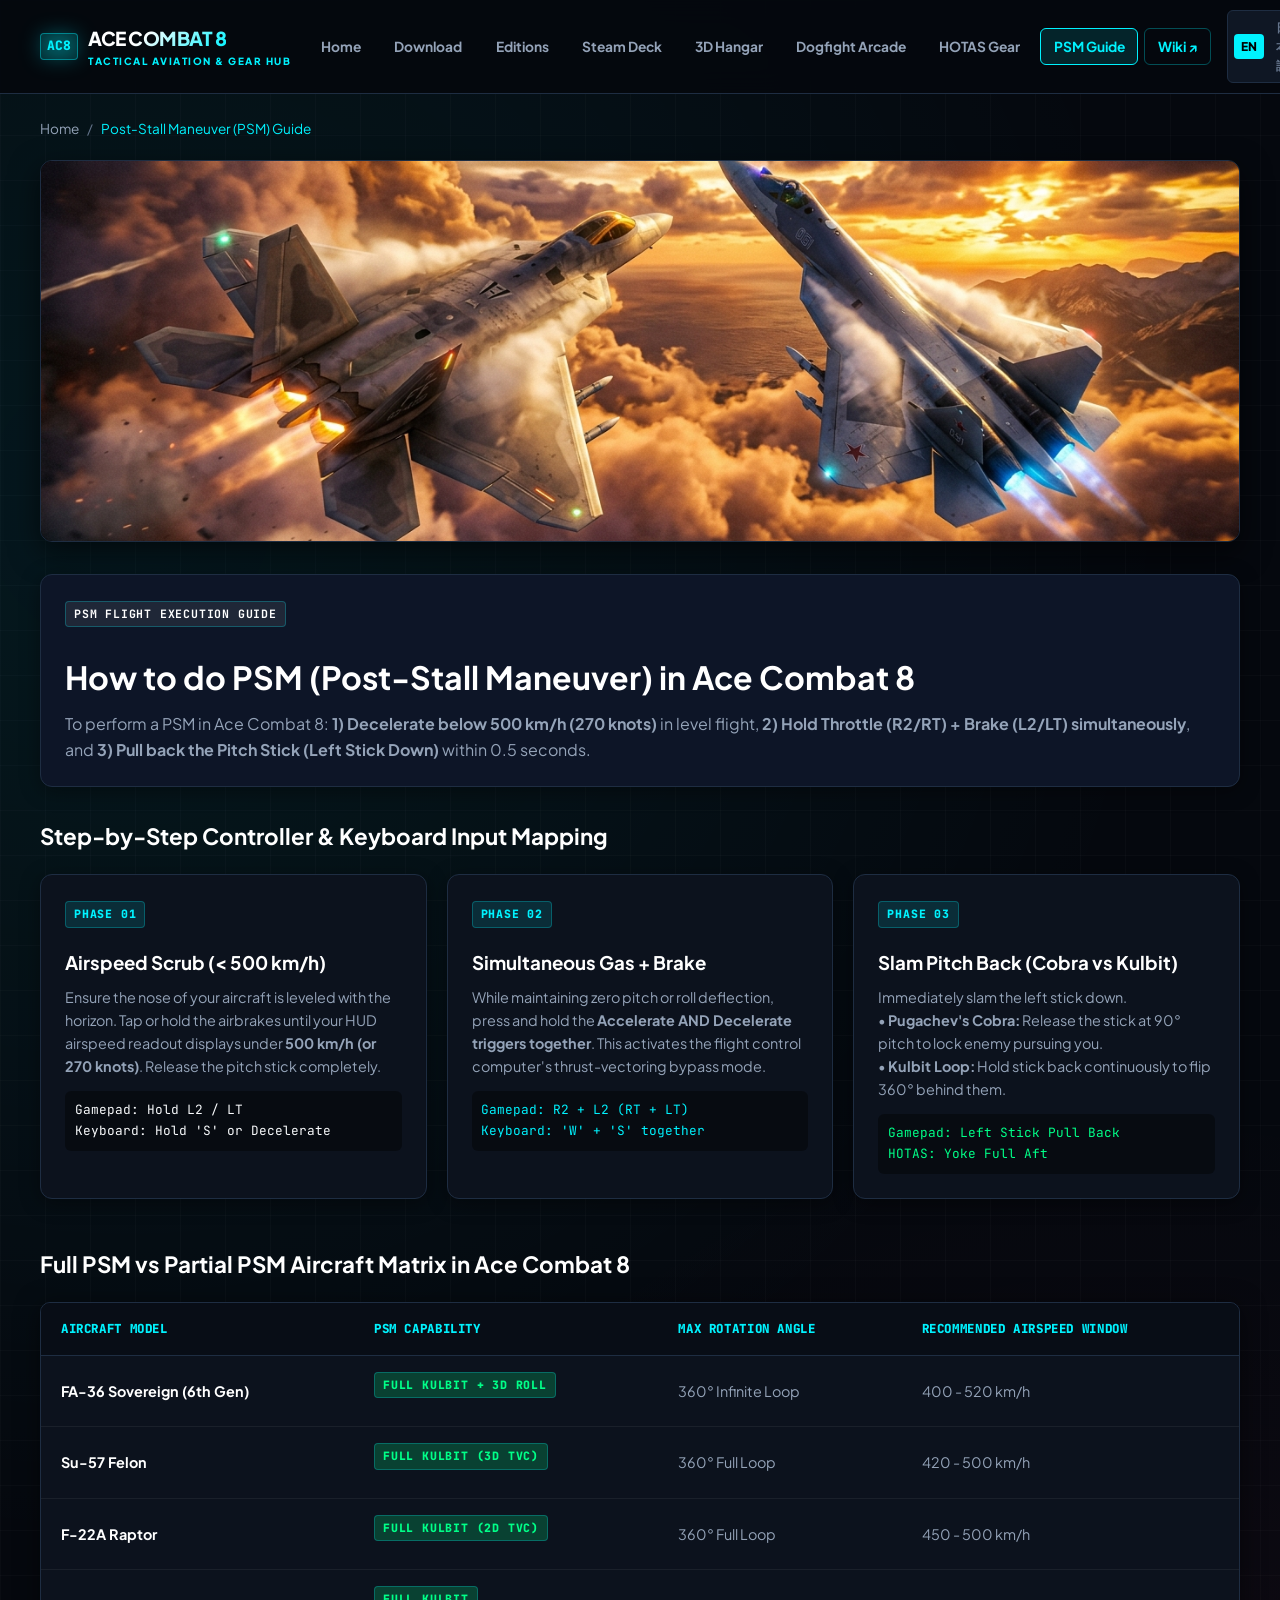
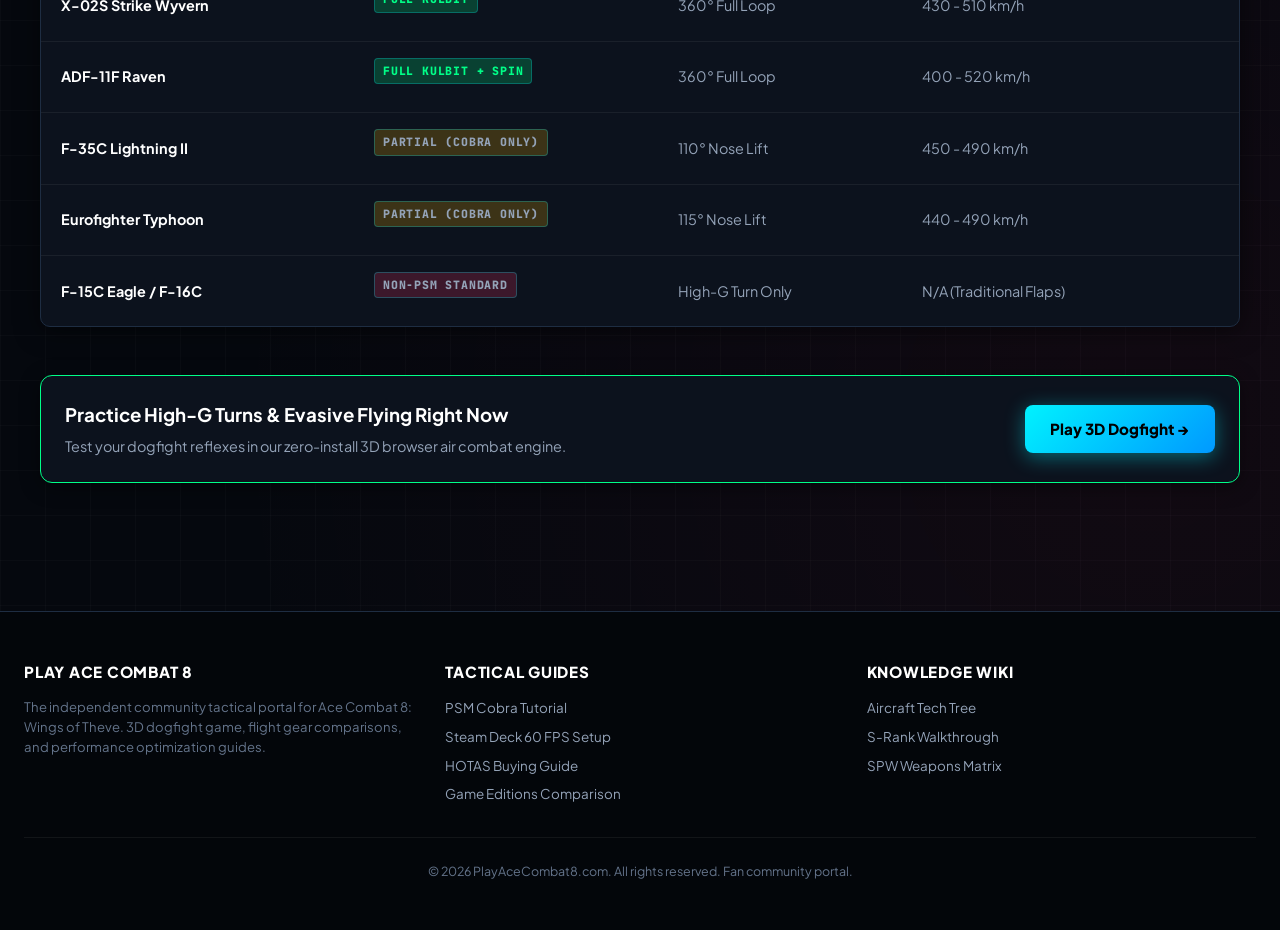
<file: psm-guide/index.html>
<!DOCTYPE html>
<html lang="en">
<head>
  <meta charset="UTF-8">
  <meta name="viewport" content="width=device-width, initial-scale=1.0">
  <title>Ace Combat 8 PSM Guide | How to do Post-Stall Maneuvers & Cobra</title>
  <meta name="description" content="Master Post-Stall Maneuvers (PSM) in Ace Combat 8. Step-by-step tutorial for Pugachev's Cobra, Kulbit, and 360-degree reverse turns on Gamepad, Keyboard, and HOTAS.">
  <meta name="keywords" content="ace combat 8 psm, how to do psm in ac8, ace combat 8 cobra maneuver, ace combat 8 kulbit, psm planes list ac8, ace combat 8 flight stick psm">

  <link rel="canonical" href="https://playacecombat8.com/psm-guide/">
  <link rel="alternate" hreflang="en" href="https://playacecombat8.com/psm-guide/">

  <meta property="og:title" content="Ace Combat 8: Post-Stall Maneuver (PSM) Master Guide">
  <meta property="og:description" content="Learn how to execute Pugachev's Cobra and Kulbit loops in Ace Combat 8 with our illustrated step-by-step inputs guide.">
  <meta property="og:type" content="article">
  <meta property="og:url" content="https://playacecombat8.com/psm-guide/">
  <meta property="og:image" content="https://playacecombat8.com/images/hero.jpg">

  <link rel="icon" href="data:image/svg+xml,<svg xmlns=%22http://www.w3.org/2000/svg%22 viewBox=%220 0 100 100%22><text y=%22.9em%22 font-size=%2290%22></text></svg>">
  <link rel="preconnect" href="https://fonts.googleapis.com">
  <link rel="preconnect" href="https://fonts.gstatic.com" crossorigin>
  <link href="https://fonts.googleapis.com/css2?family=JetBrains+Mono:wght@500;700;800&family=Plus+Jakarta+Sans:wght@400;600;700;800;900&display=swap" rel="stylesheet">
  <link rel="stylesheet" href="/style.css">

  <!-- Schema.org HowTo for Google AI Overviews / GEO -->
  <script type="application/ld+json">
  {
    "@context": "https://schema.org",
    "@type": "HowTo",
    "name": "How to Perform a Post-Stall Maneuver (PSM) in Ace Combat 8",
    "description": "Step-by-step instructions to perform Pugachev's Cobra and Kulbit turns in Ace Combat 8 using a controller or keyboard.",
    "step": [
      {
        "@type": "HowToStep",
        "name": "Decelerate Below 500 km/h (270 kts)",
        "text": "Level your aircraft and hold High-G brake until your airspeed drops below 500 km/h (270 knots). Release all pitch inputs."
      },
      {
        "@type": "HowToStep",
        "name": "Simultaneously Trigger Throttle & Brake",
        "text": "Press and hold Accelerate (Throttle Up) and Decelerate (Brake) together while your aircraft is flying straight."
      },
      {
        "@type": "HowToStep",
        "name": "Pull Back Pitch Stick Firmly",
        "text": "Immediately pull back the left analog stick (or pitch up key) all the way. Your aircraft will pitch up past 90 degrees without climbing."
      },
      {
        "@type": "HowToStep",
        "name": "Release or Continue for Full Kulbit",
        "text": "Release the stick for a Cobra nose-point, or keep holding accelerate and pull back for a full 360-degree Kulbit loop."
      }
    ]
  }
  </script>
  <script defer src="/_site-analytics.js"></script>
</head>
<body>

  <header class="site-header">
    <div class="header-content">
      <a href="/" class="brand-logo">
        <span class="brand-icon" style="font-family: var(--font-mono); font-weight: 900; font-size: 13px; background: rgba(0,242,254,0.12); border: 1px solid rgba(0,242,254,0.4); border-radius: 4px; padding: 2px 6px; color: var(--hud-cyan);">AC8</span>
        <div>
          <span class="brand-title">ACE COMBAT 8</span>
          <span class="brand-sub">TACTICAL AVIATION & GEAR HUB</span>
        </div>
      </a>

      <nav class="top-nav" id="siteNav">
        <a href="/" class="nav-link">Home</a>
        <a href="/download/" class="nav-link">Download</a>
        <a href="/editions/" class="nav-link">Editions</a>
        <a href="/steam-deck/" class="nav-link">Steam Deck</a>
        <a href="/hangar/" class="nav-link">3D Hangar</a>
        <a href="/play-online/" class="nav-link">Dogfight Arcade</a>
        <a href="/hardware/" class="nav-link">HOTAS Gear</a>
        <a href="/psm-guide/" class="nav-link active">PSM Guide</a>
        <a href="https://acecombat8.org/" target="_blank" rel="noopener" class="nav-link" style="color: var(--hud-cyan); border-color: rgba(0,242,254,0.3);">Wiki ↗</a>
      </nav>

      <div class="header-right">
        <div class="lang-switch">
          <a href="/psm-guide/" class="lang-btn active">EN</a>
          <a href="/ja/" class="lang-btn">日本語</a>
        </div>
        <button class="mobile-menu-toggle" id="menuToggle" aria-label="Toggle Menu">☰</button>
      </div>
    </div>
  </header>

  <main class="main-content">
    <div class="breadcrumbs">
      <a href="/">Home</a> <span>/</span> <span style="color: var(--hud-cyan);">Post-Stall Maneuver (PSM) Guide</span>
    </div>

    <!-- Visual Banner -->
    <div class="inner-hero-banner">
      <img src="/images/dogfight.jpg" alt="Ace Combat 8 High-G Post-Stall Maneuver Flight Tactics" width="1240" height="600">
    </div>

    <!-- Direct Answer Block -->
    <div class="gear-card" style="background: var(--card-bg, #0d1527); border: 1px solid var(--border-color, rgba(255,255,255,0.1)); margin-bottom: 2rem;">
      <span class="spec-tag" style="background: rgba(255,255,255,0.08); color: #fff; font-weight: 700;">PSM Flight Execution Guide</span>
      <h1 style="font-size: clamp(1.4rem, 3vw, 2rem); margin: 0.8rem 0 0.5rem; color: #fff;">
        How to do PSM (Post-Stall Maneuver) in Ace Combat 8
      </h1>
      <p style="color: var(--text-muted); font-size: 1rem; line-height: 1.6;">
        To perform a PSM in Ace Combat 8: <strong>1) Decelerate below 500 km/h (270 knots)</strong> in level flight, <strong>2) Hold Throttle (R2/RT) + Brake (L2/LT) simultaneously</strong>, and <strong>3) Pull back the Pitch Stick (Left Stick Down)</strong> within 0.5 seconds.
      </p>
    </div>

    <!-- Step by Step Breakdown -->
    <section style="margin-bottom: 3rem;">
      <h2 style="font-size: 1.4rem; color: #fff; margin-bottom: 1.2rem; display: flex; align-items: center; gap: 0.5rem;">
        Step-by-Step Controller & Keyboard Input Mapping
      </h2>

      <div class="specs-grid">
        <!-- Step 1 -->
        <div class="gear-card">
          <span class="spec-tag">PHASE 01</span>
          <h3 style="color: #fff; margin: 0.5rem 0;">Airspeed Scrub (&lt; 500 km/h)</h3>
          <p style="color: var(--text-muted); font-size: 0.9rem;">
            Ensure the nose of your aircraft is leveled with the horizon. Tap or hold the airbrakes until your HUD airspeed readout displays under <strong>500 km/h (or 270 knots)</strong>. Release the pitch stick completely.
          </p>
          <div style="background: rgba(0,0,0,0.4); padding: 0.6rem; border-radius: 6px; font-family: 'JetBrains Mono', monospace; font-size: 0.8rem; margin-top: 0.8rem; color: var(--hud-amber);">
            Gamepad: Hold L2 / LT<br>Keyboard: Hold 'S' or Decelerate
          </div>
        </div>

        <!-- Step 2 -->
        <div class="gear-card">
          <span class="spec-tag">PHASE 02</span>
          <h3 style="color: #fff; margin: 0.5rem 0;">Simultaneous Gas + Brake</h3>
          <p style="color: var(--text-muted); font-size: 0.9rem;">
            While maintaining zero pitch or roll deflection, press and hold the <strong>Accelerate AND Decelerate triggers together</strong>. This activates the flight control computer's thrust-vectoring bypass mode.
          </p>
          <div style="background: rgba(0,0,0,0.4); padding: 0.6rem; border-radius: 6px; font-family: 'JetBrains Mono', monospace; font-size: 0.8rem; margin-top: 0.8rem; color: var(--hud-cyan);">
            Gamepad: R2 + L2 (RT + LT)<br>Keyboard: 'W' + 'S' together
          </div>
        </div>

        <!-- Step 3 -->
        <div class="gear-card">
          <span class="spec-tag">PHASE 03</span>
          <h3 style="color: #fff; margin: 0.5rem 0;">Slam Pitch Back (Cobra vs Kulbit)</h3>
          <p style="color: var(--text-muted); font-size: 0.9rem;">
            Immediately slam the left stick down. <br>
            • <strong>Pugachev's Cobra:</strong> Release the stick at 90° pitch to lock enemy pursuing you.<br>
            • <strong>Kulbit Loop:</strong> Hold stick back continuously to flip 360° behind them.
          </p>
          <div style="background: rgba(0,0,0,0.4); padding: 0.6rem; border-radius: 6px; font-family: 'JetBrains Mono', monospace; font-size: 0.8rem; margin-top: 0.8rem; color: var(--hud-green);">
            Gamepad: Left Stick Pull Back<br>HOTAS: Yoke Full Aft
          </div>
        </div>
      </div>
    </section>

    <!-- PSM Aircraft Compatibility List -->
    <section style="margin-bottom: 3rem;">
      <h2 style="font-size: 1.4rem; color: #fff; margin-bottom: 1.2rem; display: flex; align-items: center; gap: 0.5rem;">
        Full PSM vs Partial PSM Aircraft Matrix in Ace Combat 8
      </h2>

      <div class="table-container">
        <table class="specs-table">
          <thead>
            <tr>
              <th>Aircraft Model</th>
              <th>PSM Capability</th>
              <th>Max Rotation Angle</th>
              <th>Recommended Airspeed Window</th>
            </tr>
          </thead>
          <tbody>
            <tr>
              <td><strong>FA-36 Sovereign (6th Gen)</strong></td>
              <td><span class="spec-tag" style="background: rgba(0,255,136,0.2); color: var(--hud-green);">Full Kulbit + 3D Roll</span></td>
              <td>360° Infinite Loop</td>
              <td>400 - 520 km/h</td>
            </tr>
            <tr>
              <td><strong>Su-57 Felon</strong></td>
              <td><span class="spec-tag" style="background: rgba(0,255,136,0.2); color: var(--hud-green);">Full Kulbit (3D TVC)</span></td>
              <td>360° Full Loop</td>
              <td>420 - 500 km/h</td>
            </tr>
            <tr>
              <td><strong>F-22A Raptor</strong></td>
              <td><span class="spec-tag" style="background: rgba(0,255,136,0.2); color: var(--hud-green);">Full Kulbit (2D TVC)</span></td>
              <td>360° Full Loop</td>
              <td>450 - 500 km/h</td>
            </tr>
            <tr>
              <td><strong>X-02S Strike Wyvern</strong></td>
              <td><span class="spec-tag" style="background: rgba(0,255,136,0.2); color: var(--hud-green);">Full Kulbit</span></td>
              <td>360° Full Loop</td>
              <td>430 - 510 km/h</td>
            </tr>
            <tr>
              <td><strong>ADF-11F Raven</strong></td>
              <td><span class="spec-tag" style="background: rgba(0,255,136,0.2); color: var(--hud-green);">Full Kulbit + Spin</span></td>
              <td>360° Full Loop</td>
              <td>400 - 520 km/h</td>
            </tr>
            <tr>
              <td><strong>F-35C Lightning II</strong></td>
              <td><span class="spec-tag" style="background: rgba(255,183,3,0.2); color: var(--hud-amber);">Partial (Cobra Only)</span></td>
              <td>110° Nose Lift</td>
              <td>450 - 490 km/h</td>
            </tr>
            <tr>
              <td><strong>Eurofighter Typhoon</strong></td>
              <td><span class="spec-tag" style="background: rgba(255,183,3,0.2); color: var(--hud-amber);">Partial (Cobra Only)</span></td>
              <td>115° Nose Lift</td>
              <td>440 - 490 km/h</td>
            </tr>
            <tr>
              <td><strong>F-15C Eagle / F-16C</strong></td>
              <td><span class="spec-tag" style="background: rgba(255,51,102,0.2); color: var(--hud-red);">Non-PSM Standard</span></td>
              <td>High-G Turn Only</td>
              <td>N/A (Traditional Flaps)</td>
            </tr>
          </tbody>
        </table>
      </div>
    </section>

    <!-- Interactive Simulator CTA -->
    <div class="gear-card" style="display: flex; justify-content: space-between; align-items: center; flex-wrap: wrap; gap: 1rem; border-color: var(--hud-green);">
      <div>
        <h3 style="color: #fff; margin-bottom: 0.3rem;">Practice High-G Turns & Evasive Flying Right Now</h3>
        <p style="color: var(--text-muted); font-size: 0.9rem;">Test your dogfight reflexes in our zero-install 3D browser air combat engine.</p>
      </div>
      <a href="/play-online/" class="btn-primary" style="white-space: nowrap;">Play 3D Dogfight &rarr;</a>
    </div>
  </main>

  <footer class="site-footer">
    <div class="footer-container">
      <div class="footer-col">
        <h4 style="color: #fff; margin-bottom: 0.8rem; font-size: 0.95rem;">PLAY ACE COMBAT 8</h4>
        <p style="color: var(--text-dim); font-size: 0.82rem; line-height: 1.5;">
          The independent community tactical portal for Ace Combat 8: Wings of Theve. 3D dogfight game, flight gear comparisons, and performance optimization guides.
        </p>
      </div>
      <div class="footer-col">
        <h4 style="color: #fff; margin-bottom: 0.8rem; font-size: 0.95rem;">TACTICAL GUIDES</h4>
        <div class="footer-links">
          <a href="/psm-guide/">PSM Cobra Tutorial</a>
          <a href="/steam-deck/">Steam Deck 60 FPS Setup</a>
          <a href="/hardware/">HOTAS Buying Guide</a>
          <a href="/editions/">Game Editions Comparison</a>
        </div>
      </div>
      <div class="footer-col">
        <h4 style="color: #fff; margin-bottom: 0.8rem; font-size: 0.95rem;">KNOWLEDGE WIKI</h4>
        <div class="footer-links">
          <a href="https://acecombat8.org/aircraft/" target="_blank" rel="noopener">Aircraft Tech Tree</a>
          <a href="https://acecombat8.org/missions/" target="_blank" rel="noopener">S-Rank Walkthrough</a>
          <a href="https://acecombat8.org/weapons/" target="_blank" rel="noopener">SPW Weapons Matrix</a>
        </div>
      </div>
    </div>
    <div class="footer-bottom">
      &copy; 2026 PlayAceCombat8.com. All rights reserved. Fan community portal.
    </div>
  </footer>

  <script>
    document.getElementById('menuToggle')?.addEventListener('click', function() {
      document.getElementById('siteNav')?.classList.toggle('active');
    });
  </script>
</body>
</html>
</file>
<file: style.css>
/* ==========================================================================
   ACE COMBAT 8: WINGS OF THEVE - Tactical Aviation & Arcade Hub
   ========================================================================== */

:root {
  --bg-darkest: #05080e;
  --bg-card: #0c121d;
  --bg-card-hover: #121c2c;
  --bg-elevated: #162438;
  
  --hud-cyan: #00f2fe;
  --hud-cyan-glow: rgba(0, 242, 254, 0.4);
  --hud-green: #00ff88;
  --hud-green-glow: rgba(0, 255, 136, 0.35);
  --afterburner-amber: #ff9e00;
  --missile-red: #ff2a6d;
  
  --text-primary: #f8fafc;
  --text-muted: #94a3b8;
  --text-dim: #64748b;
  
  --border-color: #1e2d42;
  --border-glow: rgba(0, 242, 254, 0.25);
  
  --font-main: 'Plus Jakarta Sans', -apple-system, BlinkMacSystemFont, "Segoe UI", Roboto, sans-serif;
  --font-mono: 'JetBrains Mono', monospace;
}

*, *::before, *::after {
  box-sizing: border-box;
  margin: 0;
  padding: 0;
}

body {
  font-family: var(--font-main);
  background-color: var(--bg-darkest);
  color: var(--text-primary);
  line-height: 1.6;
  min-height: 100vh;
  background-image: 
    radial-gradient(circle at 10% 20%, rgba(0, 242, 254, 0.07) 0%, transparent 45%),
    radial-gradient(circle at 90% 80%, rgba(255, 42, 109, 0.05) 0%, transparent 40%),
    linear-gradient(rgba(255, 255, 255, 0.02) 1px, transparent 1px),
    linear-gradient(90deg, rgba(255, 255, 255, 0.02) 1px, transparent 1px);
  background-size: 100% 100%, 100% 100%, 45px 45px, 45px 45px;
}

/* Header & Navbar */
.site-header {
  background: rgba(5, 8, 14, 0.92);
  backdrop-filter: blur(14px);
  -webkit-backdrop-filter: blur(14px);
  border-bottom: 1px solid var(--border-color);
  position: sticky;
  top: 0;
  z-index: 1000;
}

.header-content {
  max-width: 1240px;
  margin: 0 auto;
  padding: 0.65rem 1.25rem;
  display: flex;
  justify-content: space-between;
  align-items: center;
  gap: 1rem;
  position: relative;
}

.brand-logo {
  display: flex;
  align-items: center;
  gap: 0.65rem;
  text-decoration: none;
  color: #fff;
  flex-shrink: 0;
}

.brand-icon {
  font-size: 1.6rem;
  filter: drop-shadow(0 0 10px var(--hud-cyan));
}

.brand-title {
  font-size: 1.2rem;
  font-weight: 900;
  letter-spacing: -0.5px;
  background: linear-gradient(135deg, #ffffff 40%, var(--hud-cyan) 100%);
  -webkit-background-clip: text;
  -webkit-text-fill-color: transparent;
}

.brand-sub {
  font-size: 0.62rem;
  font-weight: 800;
  letter-spacing: 1.5px;
  color: var(--hud-cyan);
  display: block;
}

.top-nav {
  display: flex;
  align-items: center;
  gap: 0.35rem;
}

.top-nav a,
.nav-link {
  color: var(--text-muted);
  text-decoration: none;
  font-size: 0.86rem;
  font-weight: 700;
  padding: 0.4rem 0.8rem;
  border-radius: 6px;
  transition: all 0.2s ease;
  border: 1px solid transparent;
  white-space: nowrap;
}

.top-nav a:hover,
.nav-link:hover {
  color: #fff;
  background: rgba(255, 255, 255, 0.06);
  border-color: var(--border-color);
}

.top-nav a.active,
.nav-link.active {
  color: var(--hud-cyan) !important;
  background: rgba(0, 242, 254, 0.12) !important;
  border-color: var(--hud-cyan) !important;
}

.header-right {
  display: flex;
  align-items: center;
  gap: 0.6rem;
}

.lang-switch {
  display: flex;
  align-items: center;
  gap: 0.25rem;
  background: #0f1724;
  padding: 0.2rem 0.35rem;
  border-radius: 6px;
  border: 1px solid var(--border-color);
  font-size: 0.75rem;
  font-weight: 800;
}

.lang-btn {
  color: var(--text-dim);
  text-decoration: none;
  padding: 0.2rem 0.45rem;
  border-radius: 4px;
}

.lang-btn.active {
  background: var(--hud-cyan);
  color: #000;
}

.mobile-menu-toggle {
  display: none;
  background: #0f1724;
  border: 1px solid var(--border-color);
  color: #fff;
  width: 36px;
  height: 36px;
  border-radius: 6px;
  align-items: center;
  justify-content: center;
  font-size: 1.1rem;
  cursor: pointer;
}

@media (max-width: 820px) {
  .brand-sub { display: none; }
  .mobile-menu-toggle { display: inline-flex; }
  .top-nav {
    display: none;
    position: absolute;
    top: 100%;
    left: 0;
    right: 0;
    background: #070c16f8;
    backdrop-filter: blur(16px);
    -webkit-backdrop-filter: blur(16px);
    border-bottom: 1px solid var(--border-color);
    padding: 1rem 1.25rem;
    flex-direction: column;
    gap: 0.5rem;
    box-shadow: 0 15px 35px rgba(0, 0, 0, 0.8);
    z-index: 999;
  }
  .top-nav.open { display: flex; }
  .top-nav .nav-link {
    width: 100%;
    text-align: center;
    padding: 0.65rem 1rem;
    font-size: 0.95rem;
  }
}

/* Main Content */
.main-content {
  max-width: 1240px;
  margin: 0 auto;
  padding: 1.5rem 1.25rem 4rem 1.25rem;
}

/* Tactical Hero Banner */
.hero-banner {
  position: relative;
  border-radius: 16px;
  overflow: hidden;
  border: 1px solid var(--border-glow);
  box-shadow: 0 15px 40px rgba(0, 0, 0, 0.8), 0 0 30px rgba(0, 242, 254, 0.15);
  margin-bottom: 2.5rem;
  background: #000;
}

.hero-img-wrap {
  position: relative;
  width: 100%;
  height: clamp(340px, 50vh, 520px);
}

.hero-img-wrap img {
  width: 100%;
  height: 100%;
  object-fit: cover;
  object-position: center 35%;
  display: block;
}

.hero-overlay {
  position: absolute;
  inset: 0;
  background: linear-gradient(180deg, rgba(5,8,14,0.2) 0%, rgba(5,8,14,0.7) 60%, rgba(5,8,14,0.98) 100%);
  display: flex;
  flex-direction: column;
  justify-content: flex-end;
  padding: clamp(1.5rem, 4vw, 3rem);
}

.hero-badge {
  display: inline-flex;
  align-items: center;
  gap: 0.4rem;
  background: rgba(0, 242, 254, 0.15);
  border: 1px solid var(--hud-cyan);
  color: var(--hud-cyan);
  font-size: 0.75rem;
  font-weight: 800;
  padding: 0.3rem 0.8rem;
  border-radius: 50px;
  margin-bottom: 0.75rem;
  width: fit-content;
  text-transform: uppercase;
  letter-spacing: 1px;
}

.hero-title {
  font-size: clamp(1.8rem, 4.5vw, 3.2rem);
  font-weight: 900;
  letter-spacing: -0.03em;
  line-height: 1.1;
  color: #fff;
  margin-bottom: 0.75rem;
}

.hero-desc {
  font-size: clamp(0.95rem, 1.8vw, 1.15rem);
  color: var(--text-muted);
  max-width: 800px;
  margin-bottom: 1.5rem;
}

.hero-cta-bar {
  display: flex;
  gap: 0.85rem;
  flex-wrap: wrap;
  align-items: center;
}

/* Buttons */
.btn-primary {
  background: linear-gradient(135deg, var(--hud-cyan) 0%, #0099ff 100%);
  color: #000;
  font-weight: 900;
  font-size: 0.95rem;
  padding: 0.75rem 1.6rem;
  border-radius: 8px;
  text-decoration: none;
  display: inline-flex;
  align-items: center;
  gap: 0.5rem;
  border: none;
  cursor: pointer;
  box-shadow: 0 4px 20px var(--hud-cyan-glow);
  transition: all 0.2s ease;
}

.btn-primary:hover {
  transform: translateY(-2px);
  box-shadow: 0 6px 25px rgba(0, 242, 254, 0.6);
}

.btn-secondary {
  background: #0f1826;
  color: #fff;
  font-weight: 800;
  font-size: 0.9rem;
  padding: 0.75rem 1.35rem;
  border-radius: 8px;
  text-decoration: none;
  display: inline-flex;
  align-items: center;
  gap: 0.5rem;
  border: 1px solid var(--border-color);
  cursor: pointer;
  transition: all 0.2s ease;
}

.btn-secondary:hover {
  border-color: var(--hud-cyan);
  background: #152236;
}

/* Feature Grid Cards */
.section-header {
  display: flex;
  justify-content: space-between;
  align-items: flex-end;
  margin-bottom: 1.5rem;
  flex-wrap: wrap;
  gap: 0.75rem;
}

.section-title {
  font-size: clamp(1.4rem, 2.5vw, 1.85rem);
  font-weight: 900;
  color: #fff;
  display: flex;
  align-items: center;
  gap: 0.6rem;
}

.section-sub {
  color: var(--text-muted);
  font-size: 0.92rem;
  margin-top: 0.25rem;
}

.grid-3 {
  display: grid;
  grid-template-columns: repeat(auto-fit, minmax(320px, 1fr));
  gap: 1.5rem;
  margin-bottom: 3rem;
}

.tactical-card {
  background: var(--bg-card);
  border: 1px solid var(--border-color);
  border-radius: 12px;
  padding: 1.5rem;
  transition: all 0.2s ease;
  position: relative;
  overflow: hidden;
}

.tactical-card:hover {
  border-color: var(--hud-cyan);
  background: var(--bg-card-hover);
  transform: translateY(-3px);
  box-shadow: 0 10px 30px rgba(0,0,0,0.5);
}

.card-tag {
  font-size: 0.72rem;
  font-weight: 800;
  color: var(--hud-green);
  text-transform: uppercase;
  letter-spacing: 1px;
  margin-bottom: 0.5rem;
  display: block;
}

.tactical-card h3 {
  font-size: 1.25rem;
  font-weight: 800;
  color: #fff;
  margin-bottom: 0.5rem;
}

.tactical-card p {
  font-size: 0.88rem;
  color: var(--text-muted);
  margin-bottom: 1.25rem;
}

/* Cross-Link Network Banner (Connecting with acecombat8.org) */
.synergy-box {
  background: linear-gradient(135deg, rgba(0, 242, 254, 0.08), rgba(255, 42, 109, 0.08));
  border: 1px solid var(--border-glow);
  border-radius: 14px;
  padding: 1.75rem;
  margin-bottom: 3rem;
  display: flex;
  justify-content: space-between;
  align-items: center;
  flex-wrap: wrap;
  gap: 1.25rem;
}

.synergy-text h4 {
  font-size: 1.2rem;
  font-weight: 900;
  color: #fff;
  margin-bottom: 0.35rem;
}

.synergy-text p {
  font-size: 0.88rem;
  color: var(--text-muted);
}

/* ==========================================================================
   Inner Page Components: Cards, Tables, Grids, Tags, Breadcrumbs
   ========================================================================== */

/* Inner Hero Visual Banner */
.inner-hero-banner {
  border-radius: 12px;
  overflow: hidden;
  border: 1px solid var(--border-color);
  box-shadow: 0 10px 30px rgba(0, 0, 0, 0.6);
  margin-bottom: 2rem;
  background: #000;
}

.inner-hero-banner img {
  width: 100%;
  height: auto;
  max-height: 380px;
  object-fit: cover;
  display: block;
}

/* Breadcrumbs */
.breadcrumbs {
  font-size: 0.85rem;
  color: var(--text-dim);
  margin-bottom: 1.25rem;
  display: flex;
  align-items: center;
  gap: 0.5rem;
}

.breadcrumbs a {
  color: var(--text-muted);
  text-decoration: none;
  transition: color 0.2s;
}

.breadcrumbs a:hover {
  color: var(--hud-cyan);
}

/* Gear Card (Tactical Container) */
.gear-card {
  background: var(--bg-card);
  border: 1px solid var(--border-color);
  border-radius: 12px;
  padding: 1.5rem;
  position: relative;
  transition: all 0.2s ease;
  box-shadow: 0 4px 20px rgba(0, 0, 0, 0.4);
}

.gear-card:hover {
  border-color: rgba(0, 242, 254, 0.35);
}

/* Specs Grid */
.specs-grid {
  display: grid;
  grid-template-columns: repeat(auto-fit, minmax(280px, 1fr));
  gap: 1.25rem;
  margin-bottom: 2.5rem;
}

/* Spec Tag */
.spec-tag {
  display: inline-block;
  font-family: var(--font-mono);
  font-size: 0.72rem;
  font-weight: 800;
  letter-spacing: 0.8px;
  text-transform: uppercase;
  padding: 3px 8px;
  border-radius: 4px;
  background: rgba(0, 242, 254, 0.12);
  color: var(--hud-cyan);
  border: 1px solid rgba(0, 242, 254, 0.25);
  margin-bottom: 0.75rem;
}

/* Table Container & Specs Table */
.table-container {
  width: 100%;
  overflow-x: auto;
  border-radius: 10px;
  border: 1px solid var(--border-color);
  background: var(--bg-card);
  box-shadow: 0 4px 25px rgba(0, 0, 0, 0.5);
  margin-bottom: 2.5rem;
}

.specs-table {
  width: 100%;
  border-collapse: collapse;
  font-size: 0.9rem;
  text-align: left;
}

.specs-table th {
  background: #080d16;
  color: var(--hud-cyan);
  font-family: var(--font-mono);
  font-size: 0.78rem;
  font-weight: 800;
  letter-spacing: 0.05em;
  text-transform: uppercase;
  padding: 1rem 1.25rem;
  border-bottom: 1px solid var(--border-color);
  white-space: nowrap;
}

.specs-table td {
  padding: 1rem 1.25rem;
  border-bottom: 1px solid rgba(255, 255, 255, 0.06);
  color: var(--text-muted);
  vertical-align: middle;
}

.specs-table tbody tr:hover {
  background: rgba(0, 242, 254, 0.03);
}

.specs-table tbody tr:last-child td {
  border-bottom: none;
}

.specs-table strong {
  color: #fff;
  font-weight: 700;
}


/* 3D Dogfight Arcade Container */
.dogfight-game-wrapper {
  position: relative;
  width: 100%;
  height: clamp(520px, 78vh, 720px);
  background: #020408;
  border-radius: 14px;
  overflow: hidden;
  border: 1px solid var(--hud-cyan-glow);
  box-shadow: 0 15px 40px rgba(0,0,0,0.8), 0 0 25px rgba(0, 242, 254, 0.2);
  margin-bottom: 1rem;
}

#dogfightCanvas {
  width: 100%;
  height: 100%;
  display: block;
  touch-action: none;
  cursor: crosshair;
}

/* HUD Overlay on 3D Game */
.game-hud-overlay {
  position: absolute;
  inset: 0;
  pointer-events: none;
  display: flex;
  flex-direction: column;
  justify-content: space-between;
  padding: 1rem;
  font-family: var(--font-mono);
}

.hud-top-bar {
  display: flex;
  justify-content: space-between;
  align-items: flex-start;
}

.hud-radar-box {
  background: rgba(5, 8, 14, 0.8);
  border: 1px solid var(--hud-green);
  border-radius: 8px;
  padding: 0.5rem 0.85rem;
  font-size: 0.8rem;
  color: var(--hud-green);
  box-shadow: 0 0 10px var(--hud-green-glow);
}

.hud-score-box {
  background: rgba(5, 8, 14, 0.8);
  border: 1px solid var(--hud-cyan);
  border-radius: 8px;
  padding: 0.5rem 0.85rem;
  font-size: 0.85rem;
  color: var(--hud-cyan);
  text-align: right;
  box-shadow: 0 0 10px var(--hud-cyan-glow);
}

.hud-center-crosshair {
  position: absolute;
  top: 50%;
  left: 50%;
  transform: translate(-50%, -50%);
  width: 120px;
  height: 120px;
  border: 1px dashed rgba(0, 242, 254, 0.5);
  border-radius: 50%;
  display: flex;
  align-items: center;
  justify-content: center;
  pointer-events: none;
}

.crosshair-center-dot {
  width: 6px;
  height: 6px;
  background: var(--hud-cyan);
  border-radius: 50%;
  box-shadow: 0 0 8px var(--hud-cyan);
}

.hud-lock-warning {
  position: absolute;
  top: 60%;
  left: 50%;
  transform: translate(-50%, -50%);
  color: var(--missile-red);
  font-weight: 900;
  font-size: 0.95rem;
  letter-spacing: 2px;
  animation: pulseLock 0.6s infinite alternate;
}

@keyframes pulseLock {
  from { opacity: 0.3; }
  to { opacity: 1; transform: translate(-50%, -50%) scale(1.1); }
}

/* Mobile Virtual Flight Controls */
.mobile-flight-controls {
  position: absolute;
  bottom: 1rem;
  left: 1rem;
  right: 1rem;
  display: flex;
  justify-content: space-between;
  align-items: flex-end;
  pointer-events: none;
}

.touch-stick-area {
  width: 120px;
  height: 120px;
  border-radius: 50%;
  background: rgba(0, 242, 254, 0.12);
  border: 2px solid var(--hud-cyan);
  pointer-events: auto;
  touch-action: none;
  position: relative;
}

.touch-stick-thumb {
  width: 44px;
  height: 44px;
  border-radius: 50%;
  background: var(--hud-cyan);
  position: absolute;
  top: 50%;
  left: 50%;
  transform: translate(-50%, -50%);
  box-shadow: 0 0 15px var(--hud-cyan);
}

.touch-action-buttons {
  display: flex;
  flex-direction: column;
  gap: 0.75rem;
  pointer-events: auto;
}

.btn-flight-touch {
  width: 58px;
  height: 58px;
  border-radius: 50%;
  border: 2px solid #fff;
  color: #fff;
  font-weight: 900;
  font-size: 0.8rem;
  cursor: pointer;
  touch-action: none;
  display: flex;
  align-items: center;
  justify-content: center;
  box-shadow: 0 4px 15px rgba(0,0,0,0.6);
  user-select: none;
}

.btn-flight-touch.btn-missile {
  background: rgba(255, 42, 109, 0.8);
  border-color: var(--missile-red);
}

.btn-flight-touch.btn-gun {
  background: rgba(0, 242, 254, 0.8);
  border-color: var(--hud-cyan);
  color: #000;
}

.btn-flight-touch.btn-afterburner {
  background: rgba(255, 158, 0, 0.8);
  border-color: var(--afterburner-amber);
}

/* Footer */
.site-footer {
  border-top: 1px solid var(--border-color);
  background: #03060a;
  padding: 3rem 1.5rem;
  text-align: center;
  margin-top: 4rem;
}

.footer-content {
  max-width: 900px;
  margin: 0 auto;
}

.footer-container {
  max-width: 1240px;
  margin: 0 auto;
  display: grid;
  grid-template-columns: repeat(auto-fit, minmax(240px, 1fr));
  gap: 2rem;
  text-align: left;
  margin-bottom: 2rem;
}

.footer-col h4 {
  font-size: 0.95rem;
  font-weight: 800;
  color: #fff;
  margin-bottom: 0.85rem;
  letter-spacing: 0.05em;
}

.footer-col p {
  color: var(--text-dim);
  font-size: 0.82rem;
  line-height: 1.6;
}

.footer-links {
  display: flex;
  flex-direction: column;
  gap: 0.45rem;
}

.footer-links a {
  color: var(--text-muted);
  text-decoration: none;
  font-size: 0.84rem;
  transition: color 0.2s;
}

.footer-links a:hover {
  color: var(--hud-cyan);
}

.footer-bottom {
  border-top: 1px solid rgba(255, 255, 255, 0.06);
  padding-top: 1.5rem;
  color: var(--text-dim);
  font-size: 0.78rem;
  text-align: center;
}

.disclaimer-text {
  font-size: 0.75rem;
  color: var(--text-dim);
  margin-bottom: 0.5rem;
}

.copyright-sub {
  font-size: 0.82rem;
  color: var(--text-muted);
}
</file>
